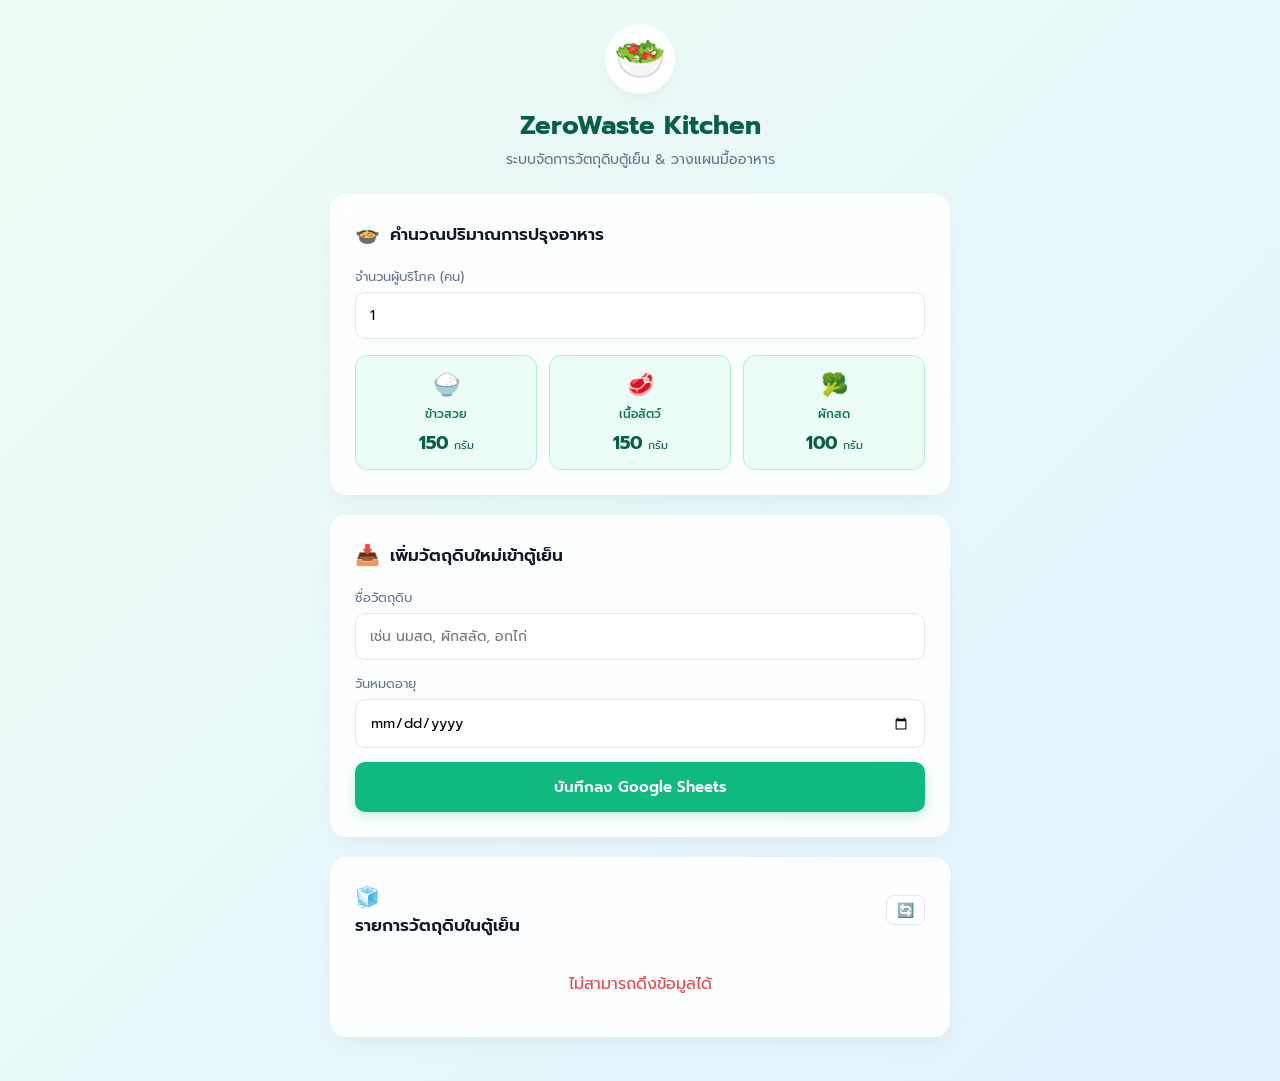
<file: index.html>
<!DOCTYPE html>
<html lang="th">
<head>
    <meta charset="UTF-8">
    <meta name="viewport" content="width=device-width, initial-scale=1.0">
    <title>Smart Fridge & Food Waste Tracker</title>
    <!-- โหลดฟอนต์ Prompt จาก Google Fonts -->
    <link rel="preconnect" href="https://fonts.googleapis.com">
    <link rel="preconnect" href="https://fonts.gstatic.com" crossorigin>
    <link href="https://fonts.googleapis.com/css2?family=Prompt:wght@300;400;500;600;700&display=swap" rel="stylesheet">
    <link rel="stylesheet" href="style.css">
</head>
<body>
    <div class="app-container">
        <!-- App Header -->
        <header class="app-header">
            <div class="logo-icon">🥗</div>
            <h1>ZeroWaste Kitchen</h1>
            <p>ระบบจัดการวัตถุดิบตู้เย็น & วางแผนมื้ออาหาร</p>
        </header>
        <!-- Alert Box สำหรับแจ้งเตือนวัตถุดิบใกล้หมดอายุ -->
<div id="alert-banner" class="alert-banner" style="display: none;">
    <div class="alert-icon">⚠️</div>
    <div class="alert-content">
        <strong id="alert-title">แจ้งเตือนวัตถุดิบ!</strong>
        <p id="alert-message">มีวัตถุดิบใกล้หมดอายุหรือหมดอายุแล้ว</p>
    </div>
</div>

        <main class="main-content">
            <!-- Section 1: Portion Planner -->
            <section class="card">
                <div class="card-header">
                    <span class="icon">🍲</span>
                    <h2>คำนวณปริมาณการปรุงอาหาร</h2>
                </div>
                <div class="input-group">
                    <label for="people">จำนวนผู้บริโภค (คน)</label>
                    <input type="number" id="people" value="1" min="1" onchange="calculatePortions()">
                </div>
                <div class="portion-grid">
                    <div class="portion-card">
                        <span class="p-icon">🍚</span>
                        <span class="p-label">ข้าวสวย</span>
                        <div class="p-value"><span id="rice-val">150</span> <small>กรัม</small></div>
                    </div>
                    <div class="portion-card">
                        <span class="p-icon">🥩</span>
                        <span class="p-label">เนื้อสัตว์</span>
                        <div class="p-value"><span id="meat-val">150</span> <small>กรัม</small></div>
                    </div>
                    <div class="portion-card">
                        <span class="p-icon">🥦</span>
                        <span class="p-label">ผักสด</span>
                        <div class="p-value"><span id="veg-val">100</span> <small>กรัม</small></div>
                    </div>
                </div>
            </section>

            <!-- Section 2: Input Form -->
            <section class="card">
                <div class="card-header">
                    <span class="icon">📥</span>
                    <h2>เพิ่มวัตถุดิบใหม่เข้าตู้เย็น</h2>
                </div>
                <form id="add-form" onsubmit="saveToGoogleSheet(event)" class="form-grid">
                    <div class="form-group">
                        <label>ชื่อวัตถุดิบ</label>
                        <input type="text" id="food-name" placeholder="เช่น นมสด, ผักสลัด, อกไก่" required>
                    </div>
                    <div class="form-group">
                        <label>วันหมดอายุ</label>
                        <input type="date" id="expiry-date" required>
                    </div>
                    <button type="submit" id="submit-btn" class="btn btn-primary">
                        <span>บันทึกลง Google Sheets</span>
                    </button>
                </form>
            </section>

            <!-- Section 3: List View -->
            <section class="card">
                <div class="card-header space-between">
                    <div class="title-with-icon">
                        <span class="icon">🧊</span>
                        <h2>รายการวัตถุดิบในตู้เย็น</h2>
                    </div>
                    <button onclick="loadFromGoogleSheet()" class="btn-refresh" title="รีเฟรชข้อมูล">🔄</button>
                </div>
                <div id="food-list" class="food-list"></div>
            </section>
        </main>
    </div>
    <script src="script.js"></script>
</body>
</html>
</file>
<file: style.css>
:root {
    --primary: #10b981;
    --primary-hover: #059669;
    --primary-light: #ecfdf5;
    --bg-gradient: linear-gradient(135deg, #f0fdf4 0%, #e0f2fe 100%);
    --card-bg: rgba(255, 255, 255, 0.9);
    --text-main: #0f172a;
    --text-muted: #64748b;
    --border-color: #e2e8f0;
    --radius: 16px;
    --shadow: 0 10px 25px -5px rgba(0, 0, 0, 0.05), 0 8px 10px -6px rgba(0, 0, 0, 0.01);
}

body {
    font-family: 'Prompt', sans-serif;
    background: var(--bg-gradient);
    color: var(--text-main);
    margin: 0;
    padding: 24px 16px;
    min-height: 100vh;
}

.app-container {
    max-width: 620px;
    margin: 0 auto;
}

.app-header {
    text-align: center;
    margin-bottom: 24px;
}

.logo-icon {
    font-size: 42px;
    background: #ffffff;
    width: 70px;
    height: 70px;
    line-height: 70px;
    border-radius: 50%;
    margin: 0 auto 12px;
    box-shadow: var(--shadow);
}

.app-header h1 {
    font-size: 26px;
    font-weight: 700;
    margin: 0;
    color: #065f46;
}

.app-header p {
    font-size: 14px;
    color: var(--text-muted);
    margin: 4px 0 0;
}

.card {
    background: var(--card-bg);
    backdrop-filter: blur(10px);
    border: 1px solid rgba(255, 255, 255, 0.8);
    border-radius: var(--radius);
    padding: 24px;
    margin-bottom: 20px;
    box-shadow: var(--shadow);
}

.card-header {
    display: flex;
    align-items: center;
    gap: 10px;
    margin-bottom: 18px;
}

.card-header.space-between {
    justify-content: space-between;
}

.card-header h2 {
    font-size: 17px;
    font-weight: 600;
    margin: 0;
}

.icon { font-size: 20px; }

.input-group label, .form-group label {
    display: block;
    font-size: 13px;
    color: var(--text-muted);
    margin-bottom: 6px;
}

input[type="number"], input[type="text"], input[type="date"] {
    width: 100%;
    padding: 12px 14px;
    border: 1.5px solid var(--border-color);
    border-radius: 10px;
    font-family: inherit;
    font-size: 14px;
    transition: all 0.2s ease;
    background: #ffffff;
    box-sizing: border-box;
}

input:focus {
    outline: none;
    border-color: var(--primary);
    box-shadow: 0 0 0 3px rgba(16, 185, 129, 0.15);
}

.portion-grid {
    display: flex;
    gap: 12px;
    margin-top: 16px;
}

.portion-card {
    flex: 1;
    background: var(--primary-light);
    border-radius: 12px;
    padding: 12px;
    text-align: center;
    border: 1px solid #a7f3d0;
}

.p-icon { font-size: 22px; display: block; }
.p-label { font-size: 12px; color: #047857; font-weight: 500; }
.p-value { font-size: 18px; font-weight: 700; color: #065f46; margin-top: 4px; }
.p-value small { font-size: 11px; font-weight: 400; }

.form-grid { display: flex; flex-direction: column; gap: 14px; }

.btn {
    width: 100%;
    padding: 14px;
    border: none;
    border-radius: 10px;
    font-family: inherit;
    font-weight: 600;
    font-size: 15px;
    cursor: pointer;
    transition: background 0.2s ease, transform 0.1s ease;
}

.btn-primary {
    background: var(--primary);
    color: white;
    box-shadow: 0 4px 12px rgba(16, 185, 129, 0.25);
}

.btn-primary:hover {
    background: var(--primary-hover);
    transform: translateY(-1px);
}

.btn-refresh {
    background: #ffffff;
    border: 1px solid var(--border-color);
    border-radius: 8px;
    padding: 6px 10px;
    cursor: pointer;
    font-size: 14px;
}

.food-list { display: flex; flex-direction: column; gap: 10px; }

.item-card {
    display: flex;
    align-items: center;
    justify-content: space-between;
    background: #ffffff;
    padding: 12px 16px;
    border-radius: 12px;
    border: 1px solid var(--border-color);
}

.badge-status {
    padding: 4px 10px;
    border-radius: 20px;
    font-size: 12px;
    font-weight: 600;
}

.badge-normal { background: #dcfce7; color: #15803d; }
.badge-warning { background: #fef3c7; color: #b45309; }
.badge-danger { background: #ffe4e6; color: #be123c; }

.alert-banner {
    background: #fef2f2;
    border: 1px solid #fca5a5;
    border-radius: var(--radius);
    padding: 16px;
    margin-bottom: 20px;
    display: flex;
    align-items: center;
    gap: 12px;
    box-shadow: 0 4px 12px rgba(239, 68, 68, 0.15);
    animation: fadeIn 0.3s ease-in-out;
}

.alert-icon {
    font-size: 24px;
}

.alert-content strong {
    color: #991b1b;
    font-size: 15px;
    display: block;
}

.alert-content p {
    color: #b91c1c;
    font-size: 13px;
    margin: 2px 0 0;
}

@keyframes fadeIn {
    from { opacity: 0; transform: translateY(-10px); }
    to { opacity: 1; transform: translateY(0); }
}
</file>
